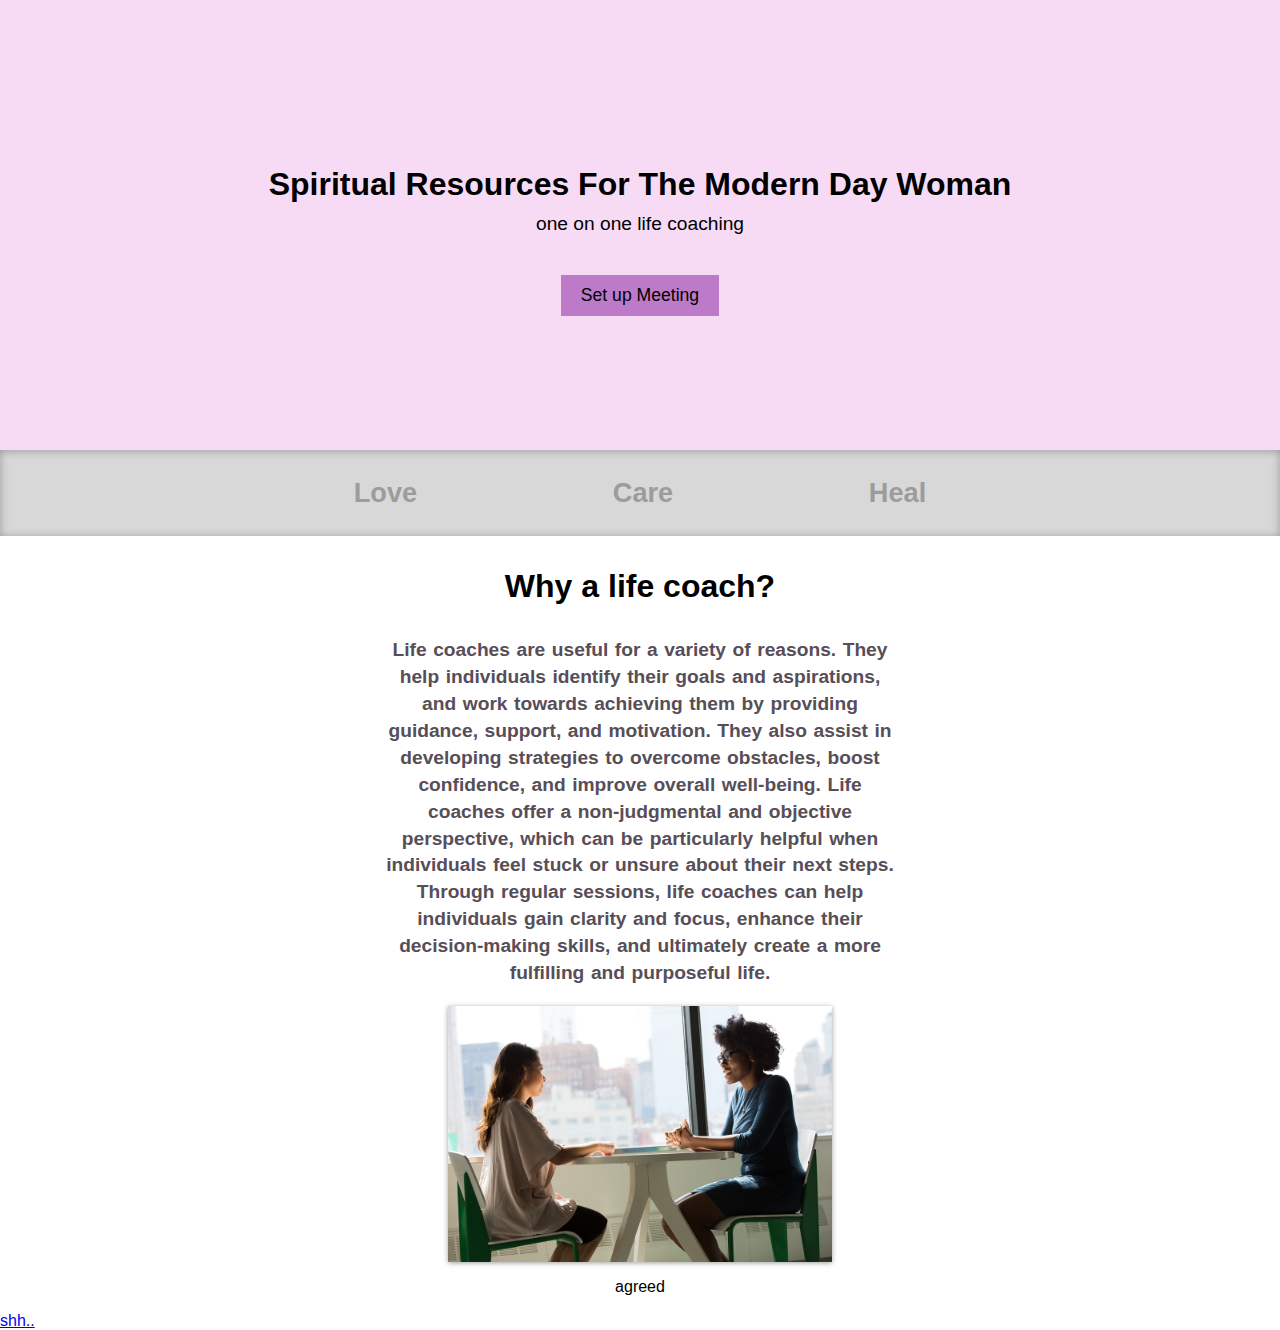
<file: home.html>
<!DOCTYPE html>
<html lang="en">
<head>
    <meta charset="UTF-8">
    <meta http-equiv="X-UA-Compatible" content="IE=edge">
    <meta name="viewport" content="width=device-width, initial-scale=1.0">
    <link rel="stylesheet" href="home.css">
    <title>Document</title>
</head>
<body>
    <div class="sec1">
        <div class="contentSec1"><p>Spiritual Resources For The Modern Day Woman</p><span>one on one life coaching</span><button>Set up Meeting</button></div>
    </div>
    <div class="break1"><p>Love</p><p>Care</p><p>Heal</p></div>
    <div  class="sec2">
        <div class="sec2Container"><div class="sec2content1"><p class="sec2content1Question">Why a life coach?</p><p class="sec2content1Response">Life coaches are useful for a variety of reasons. They help individuals identify their goals and aspirations, and work towards achieving them by providing guidance, support, and motivation. They also assist in developing strategies to overcome obstacles, boost confidence, and improve overall well-being. Life coaches offer a non-judgmental and objective perspective, which can be particularly helpful when individuals feel stuck or unsure about their next steps. Through regular sessions, life coaches can help individuals gain clarity and focus, enhance their decision-making skills, and ultimately create a more fulfilling and purposeful life.</p>
        </div><img src="MainSec2Img.jpg"><p>agreed</p></div>
    </div>
    <a href="./coolSite/coolSite.html">shh..</a>
</body>
</html>
</file>
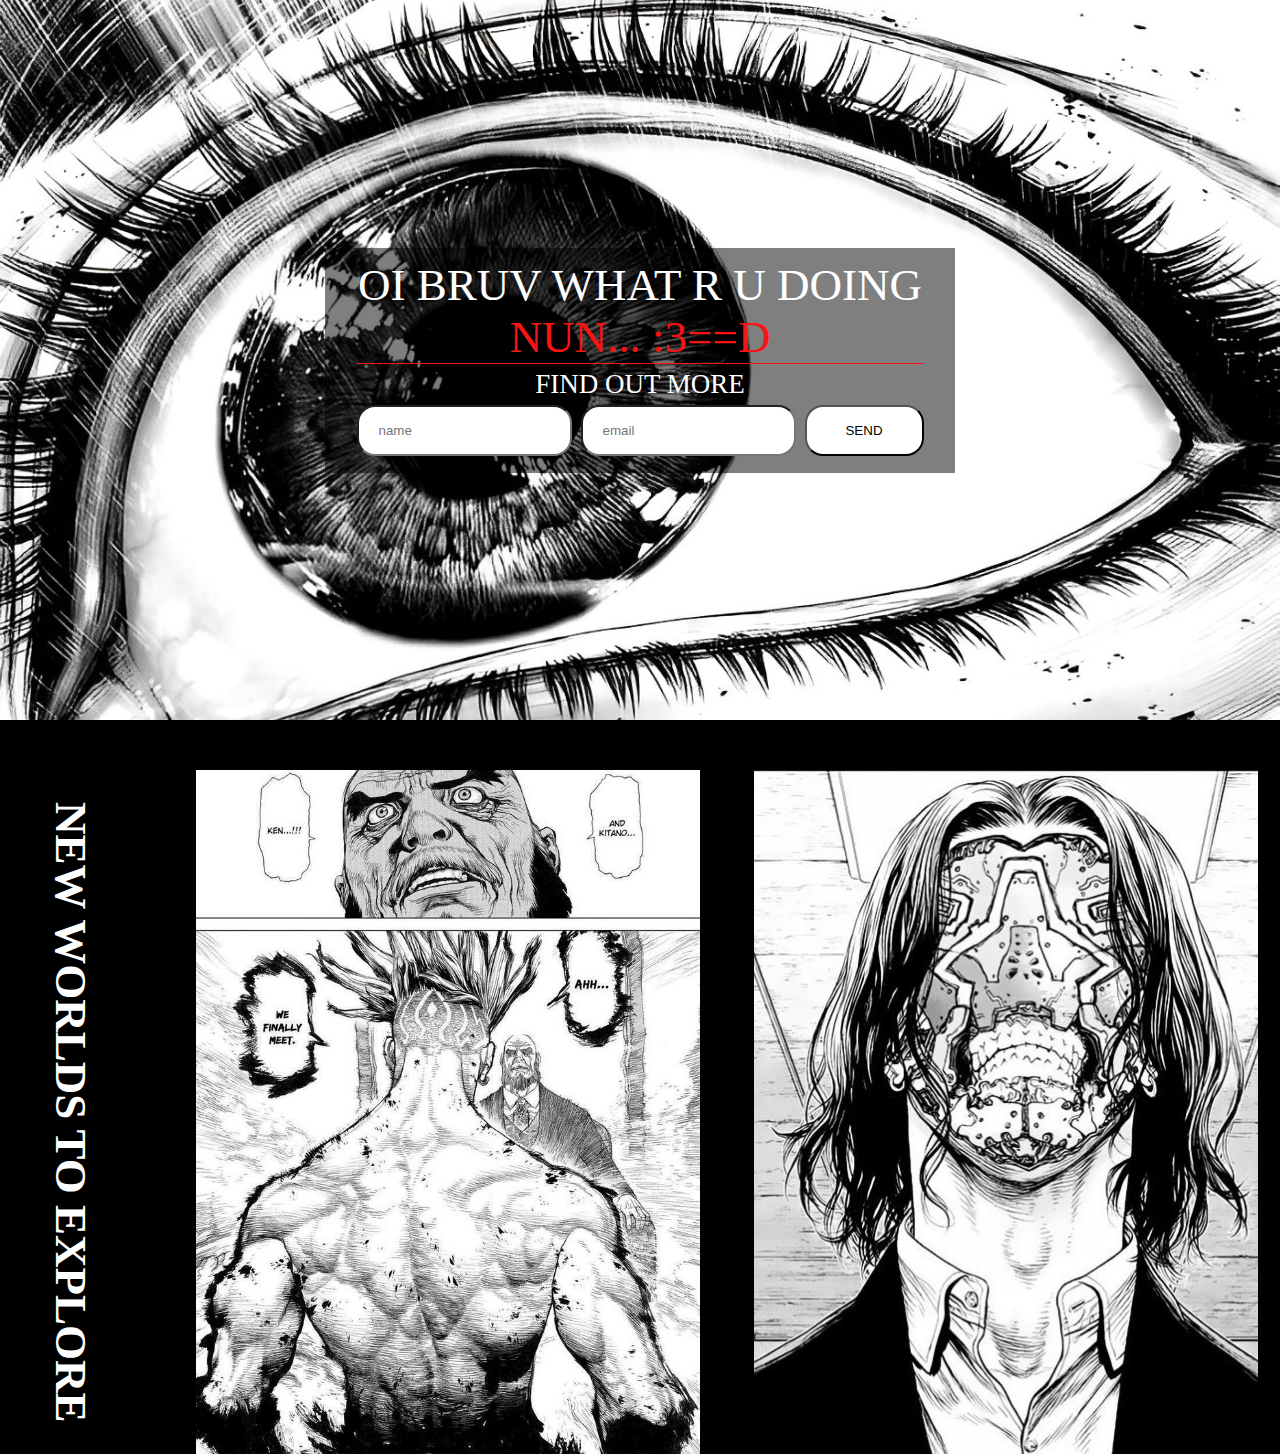
<file: coolSite/coolSite.html>
<!--This is practice for cool things the website could have, so a testing grounds-->
<!DOCTYPE html>
<html lang="en">
<head>
    <meta charset="UTF-8">
    <meta http-equiv="X-UA-Compatible" content="IE=edge">
    <meta name="viewport" content="width=device-width, initial-scale=1.0">
    <link rel="stylesheet" href="coolSite.css">
    <title>Document</title>
</head>
<body>
<div class="sec1">
    <div class="sec1ContentBackgroundOfHolder">
        <div class="sec1ContentHolder">
            <p class="sec1Content1">OI BRUV WHAT R U DOING <span>NUN... :3==D</span></p>
            <p>FIND OUT MORE</p>
            <div class="Sec1ButtonsAndInput"><input placeholder="name"><input placeholder="email"><button>SEND</button></div>
        </div>
        
    </div>
</div>

    <div class="mainImages">
        <p class="flipped">NEW WORLDS TO EXPLORE</p>
        <img src="kenKitanoBack.jpg">
        <img src="ORIGINfront.jpg">
    </div>
</body>
</html>
</file>
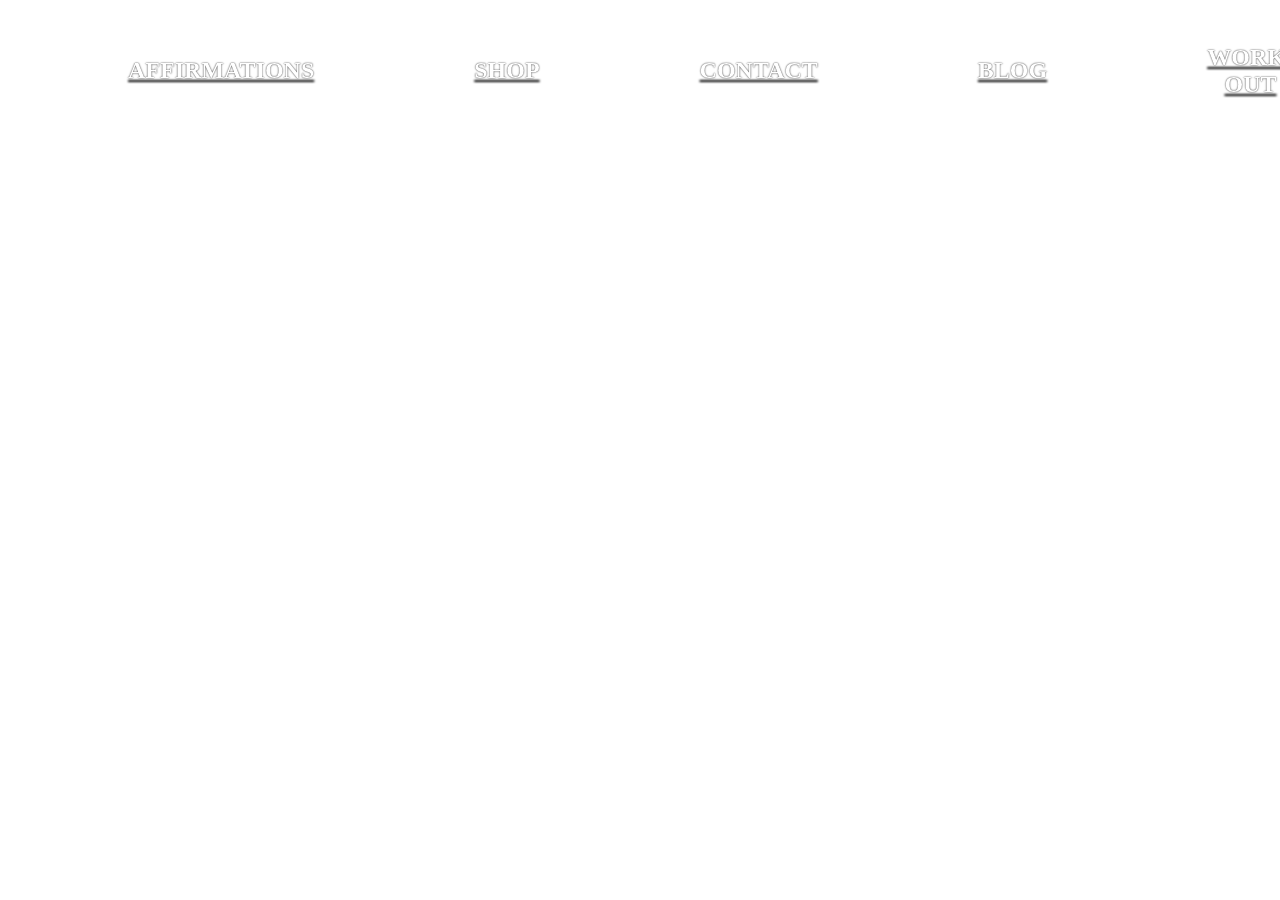
<file: docs/components/header/headerContent.html>
<!DOCTYPE html>
<html lang="en">
<head>
    <meta charset="UTF-8">
    <meta http-equiv="X-UA-Compatible" content="IE=edge">
    <meta name="viewport" content="width=device-width, initial-scale=1.0">
    <title>Document</title>
    <style>

        
        #container{
           
            text-align:center;
            align-items:center;
            justify-content: center;
            color: white;
            
             
        }

        #container #nav{
            list-style-type: none;
            display: flex;
            flex-direction: row;
            text-align:center;
            align-items:center;
            justify-content: space-evenly;
            position: fixed;
        }

        #container ul li{
            margin-inline: 5rem; 

        }

        #container ul li h2{
            font-size: 1.5rem;
            text-shadow: 0rem 0rem .1rem black;
            cursor: pointer;
          
            text-decoration: solid underline rgba(255, 255, 255, 0); 

            transition-timing-function: linear;
        }

        #container ul li h2:hover{
            transition-timing-function: linear;
            text-decoration-color: white;
           


        }

    </style>

</head>
<body>
    <div id = 'container'>
        <ul id = 'nav'>
            <li><h2>AFFIRMATIONS</h2></li>
            <li><h2>SHOP</h2></li>
            <li><h2>CONTACT</h2></li>
            <li><h2>BLOG</h2></li>
            <li><h2>WORK-OUT</h2></li>
        </ul>

    
  
    </div>

</body>
</html>
</file>
<file: home.css>
body{
    margin: 0;
    font-family:Arial, Helvetica, sans-serif;

}

.sec1{
    width: 100%;
    height: 50vh;
    background-color: rgba(233, 159, 229, 0.377);
    background-blend-mode: overlay;
 /*background-image: url(./backgroundHomepage.jpg);*/
    background-repeat: no-repeat;
    background-position-y: 30%;
    background-size: cover;
    display: flex;
    align-items: center;
    justify-content: center;
}
.contentSec1{
    display: grid;
    text-align: center;
    
}
.contentSec1 p{
    font-size: 2em;
    font-weight: 700;
    margin-bottom: 10px;
}
.contentSec1 span{
    font-size: 1.2em;
}
.contentSec1 button{
    background-color: #bd7ac9;
    border: none;
    width: calc(min-content+10px);
    padding: 10px 20px;
    font-size: 1.1em;
    font-family:Verdana, Geneva, Tahoma, sans-serif;
    margin: auto;
    margin-top: 40px;
}
.break1{
    display: flex;
    flex-direction: row;
    align-content: center;
    justify-content: space-around;
    background-color: #d8d8d8;
    padding-left: 20vw;
    padding-right: 20vw;
    font-size: 1.7em;
    font-family: 'Lucida Sans', 'Lucida Sans Regular', 'Lucida Grande', 'Lucida Sans Unicode', Geneva, Verdana, sans-serif;
    font-weight: 700;
    color: #9c9c9c;
    box-shadow: 0px 1px 10px  inset;
}
.sec2Container{
    display: grid;
    justify-content: center;
    align-content: center;
    text-align: center;
}
.sec2Container img{
    width: 30vw;
    margin: auto;
    box-shadow: 0px 1px 5px #9e9e9e;
}
.sec2content1{
    width: 40%;
    margin: auto;
}
.sec2content1Question{
    font-size: 2em;
    font-weight: 700;
}
.sec2content1Response{
    color: #574e58;
    font-weight: 600;
    font-size: 1.2em;
    word-spacing: 1.2px;
    line-height: 1.4em;
}
</file>
<file: coolSite/coolSite.css>
body{
    margin: 0;
    background-color: #000000;
}

.sec1{
    background-image: url('./eyeBoichi.jpg');
    width: 100%;
    height: 80vh;
    background-repeat: no-repeat;
    background-size: cover;
    background-position: 50%;
    display: flex;
    align-items: center;
    justify-content: center;
}
.sec1ContentBackgroundOfHolder{
    background-color: rgba(0,0,0, .5);
    width: 70vmin;
    height: 25vmin;
    display: flex;
    align-items: center;
    justify-content: center;
}
.sec1ContentHolder{
    width: 90%;
    height: 90%;
    display: flex;
    flex-direction: column;
    text-align: center;
}
.sec1ContentHolder p{
    color: #Fff;
    font-size: 3vmin;
    margin: 0 ;
    height: min-content;
    width: 100%;
    margin-bottom: 5px ;
    
    
}
.sec1Content1{
    border-bottom: 1px solid #fa1313;
    font-size: 5vmin !important;
}
.sec1ContentHolder span{
    color: #fa1313;
}
.Sec1ButtonsAndInput{
    display: flex;
    flex-direction: row;
    gap: 1vmin;
}
.Sec1ButtonsAndInput input{
    border-radius: 18px;
    background: rgb(255, 255, 255);
    padding: 20px; 
    width: 19vmin;
    height: 7px;    
}
.Sec1ButtonsAndInput button{
    width: 17vmin;
    background-color: #fff;
    border-radius: 18px;
}






.flipped{
    writing-mode:vertical-lr;
    color: #ffffff;
    font-weight: 900;
    font-size: 5vmin;
}
.mainImages{
    display: flex;
    flex-wrap: wrap;
    gap: 6vmin;
    margin-top: 50px;
    align-items: center;
}
.mainImages img{
    
    width: 56vmin;
    height: 76vmin;
    object-fit: cover;
    object-position: 50% 50%;
    transition-duration: 2s;
    
}

.mainImages img:hover{
    transition-duration: 2s;
    opacity: .5;
    scale: 102%;
}
</file>
